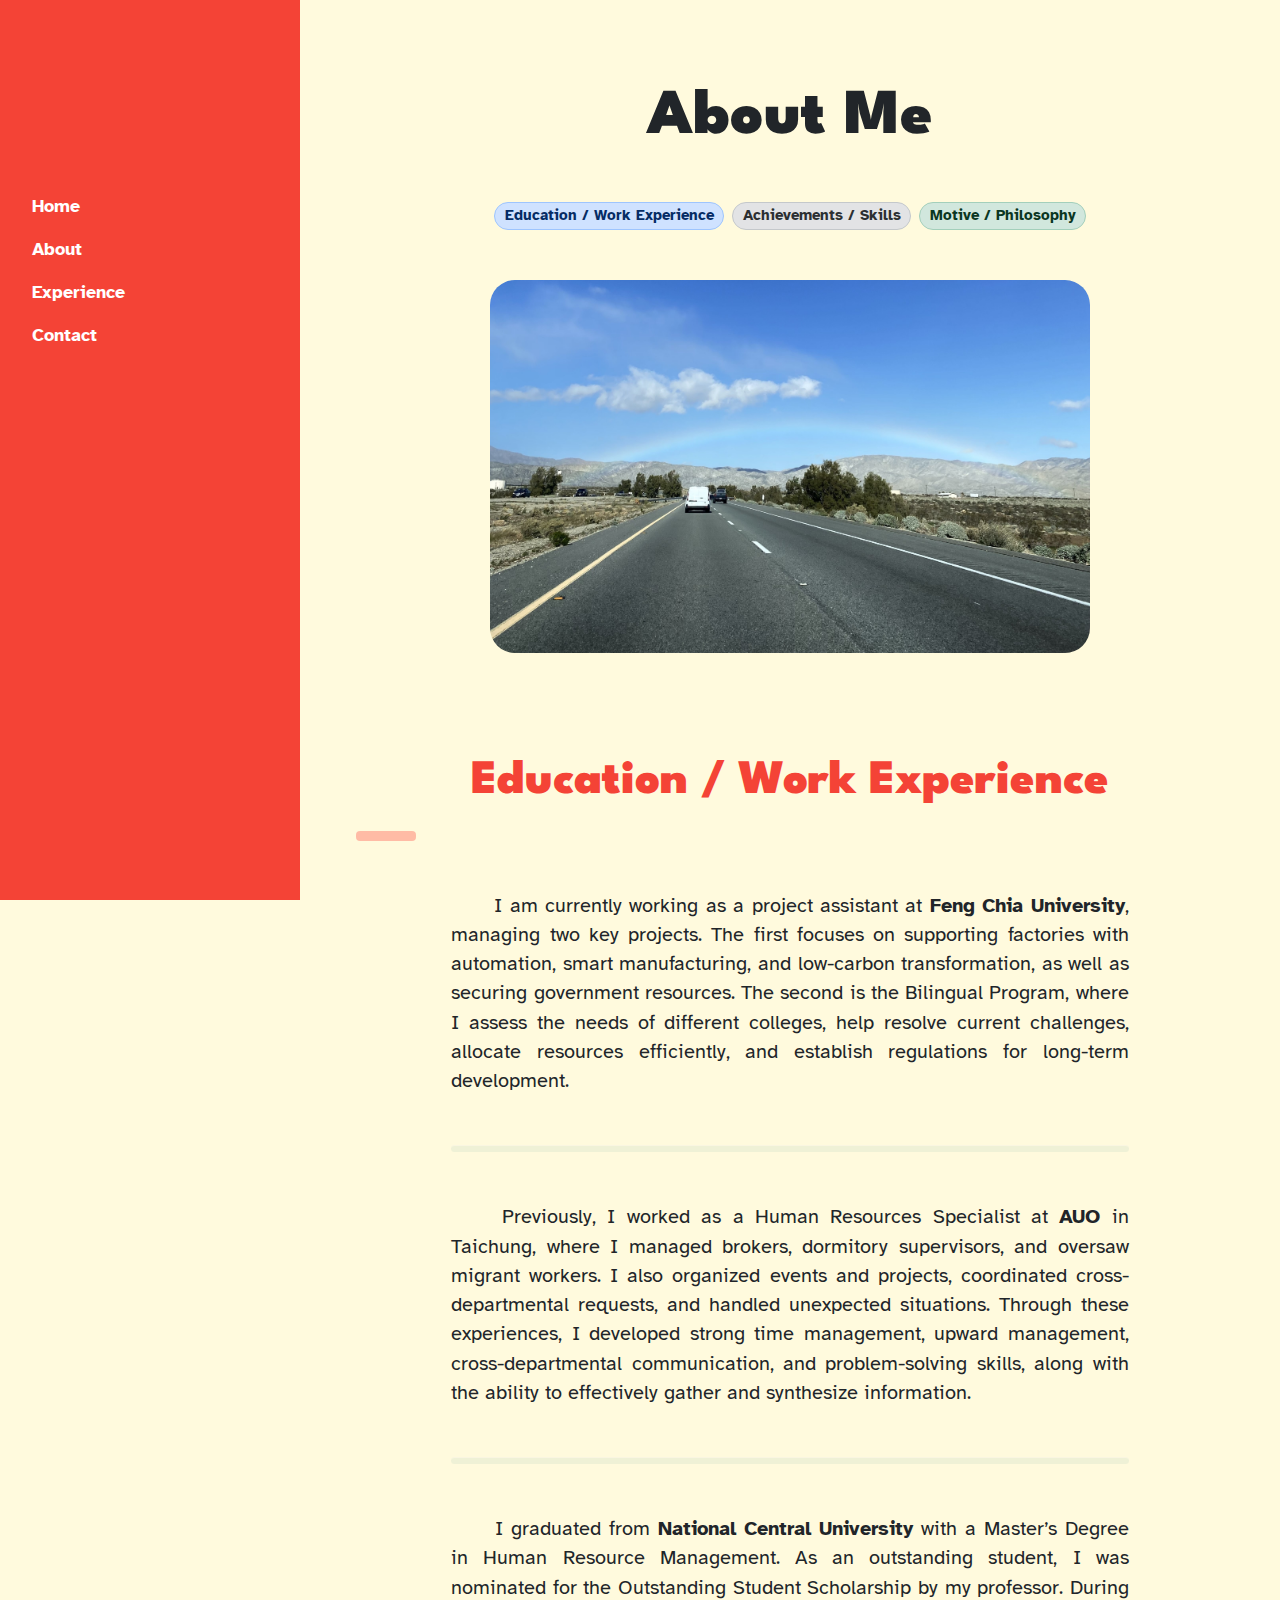
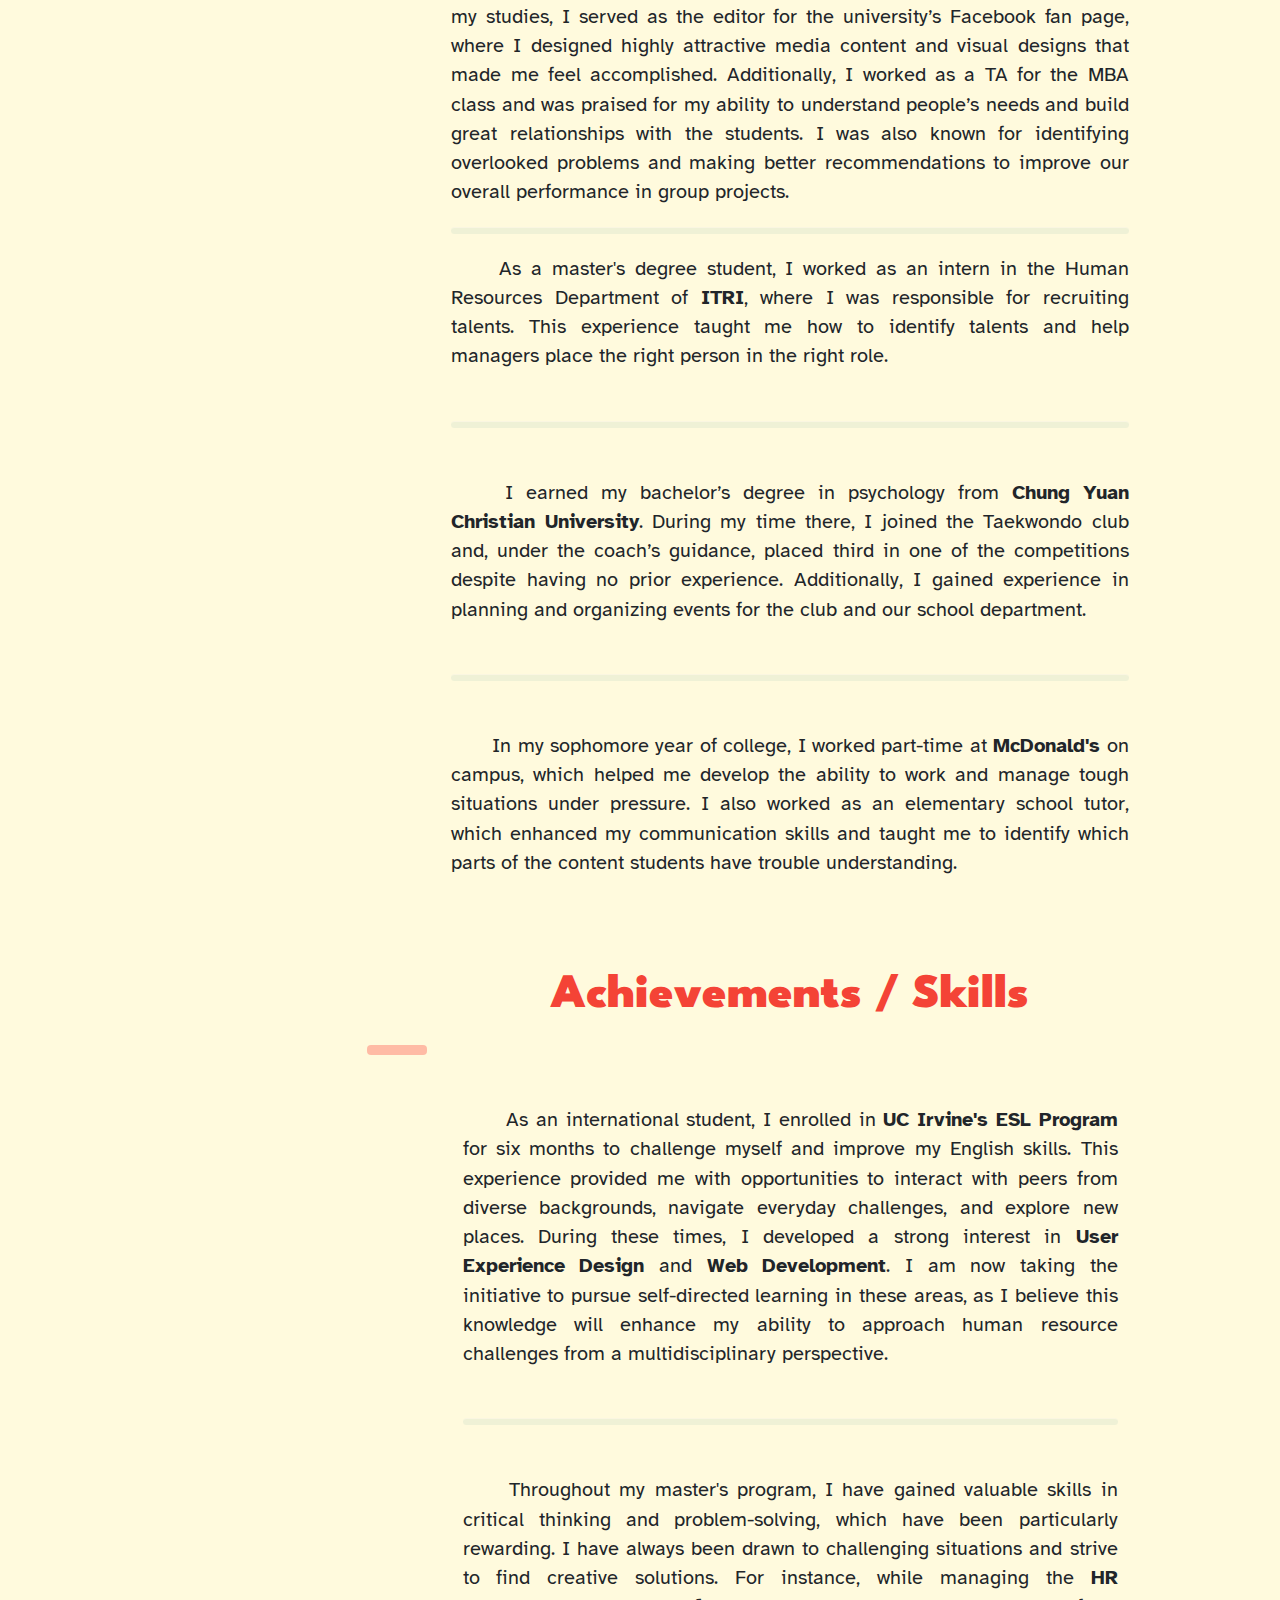
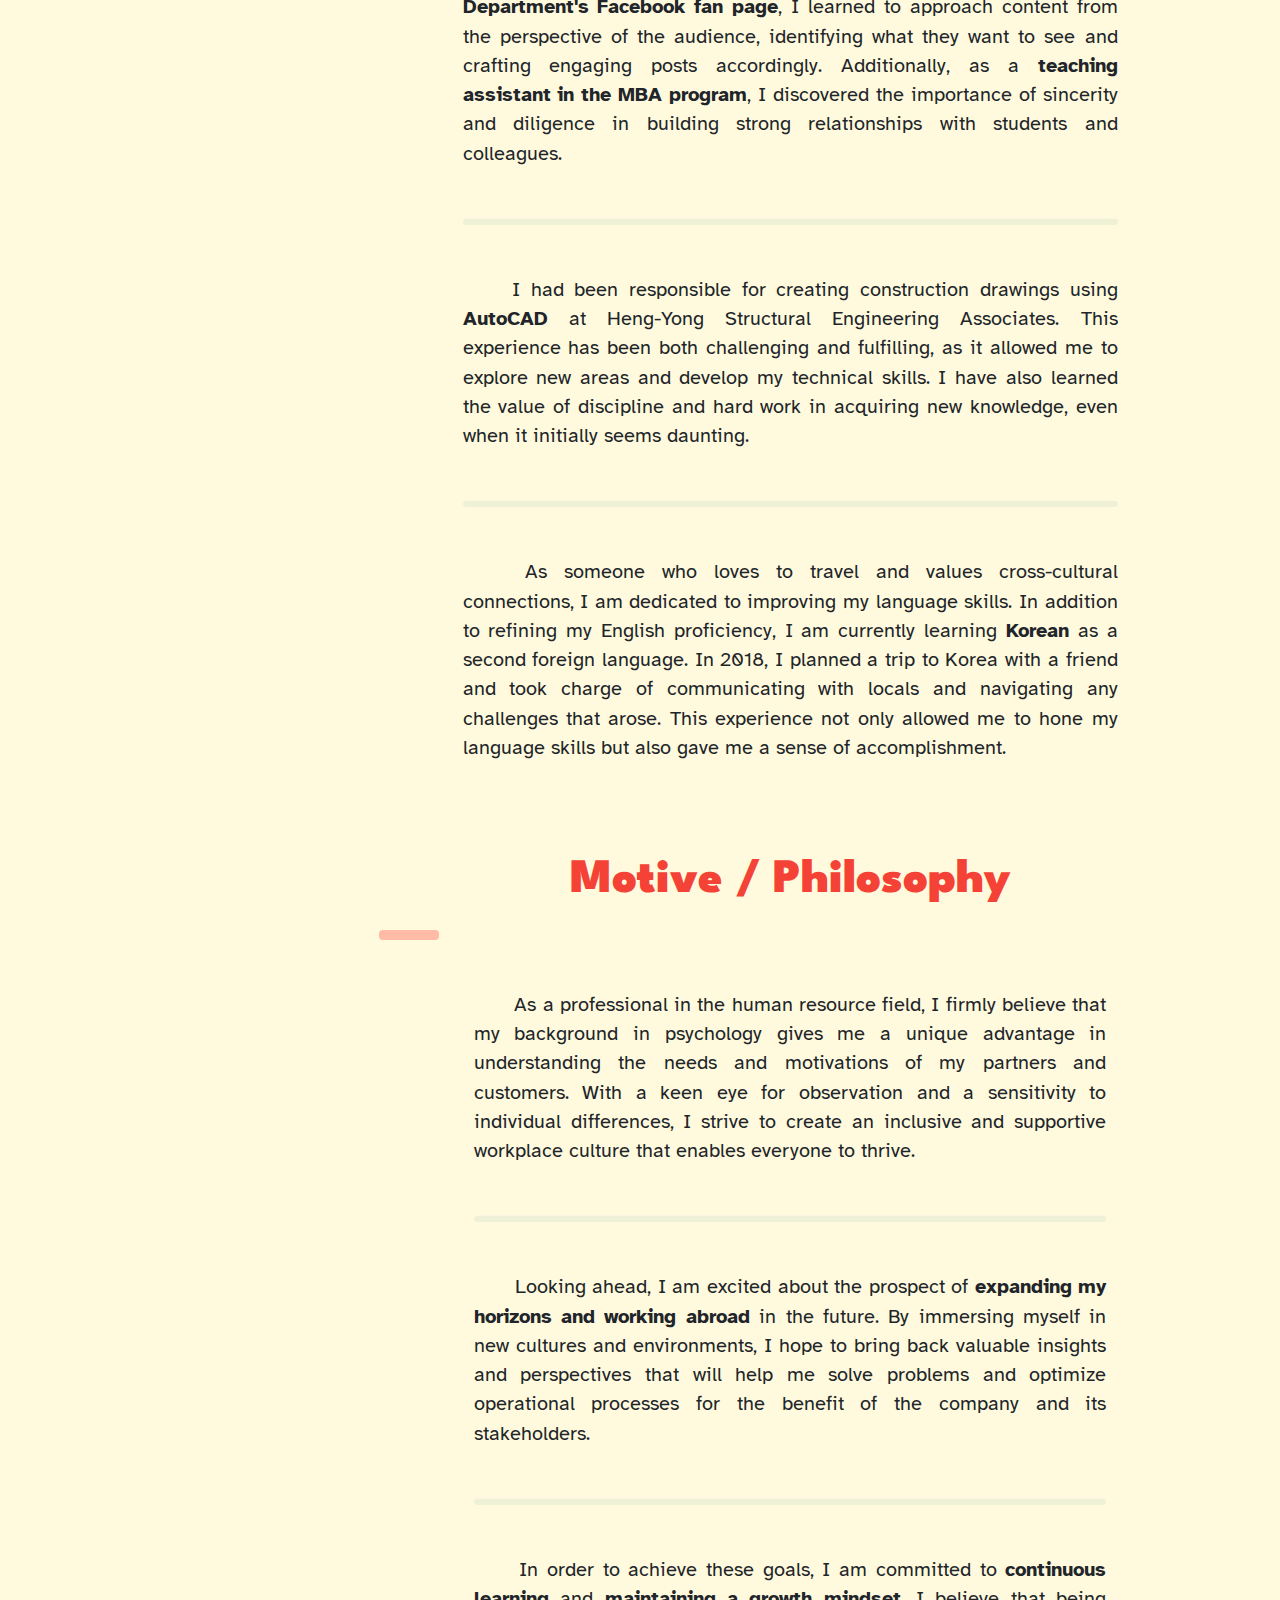
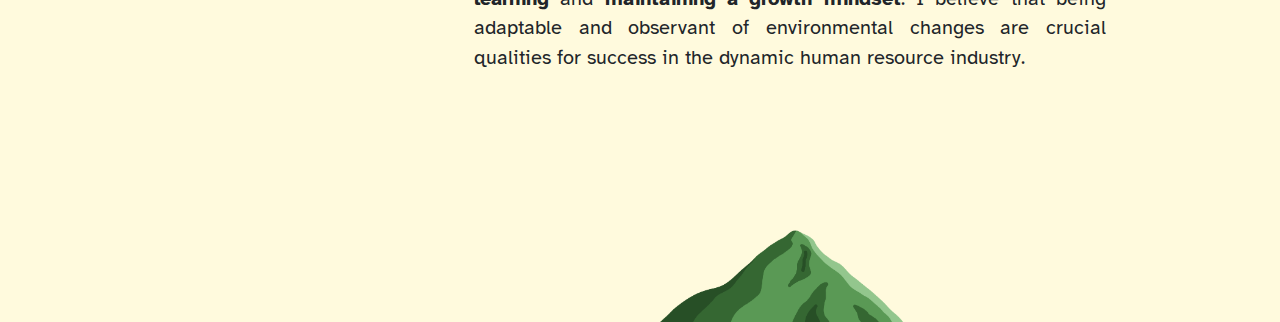
<file: about.html>
<!DOCTYPE html>
<html lang="en">
<head>
    <meta charset="UTF-8">
    <meta name="viewport" content="width=device-width, initial-scale=1.0">
    <title>About</title>

    <!--font-->
    <link rel="preconnect" href="https://fonts.googleapis.com">
    <link rel="preconnect" href="https://fonts.gstatic.com" crossorigin>
    <link href="https://fonts.googleapis.com/css2?family=League+Spartan:wght@100..900&display=swap" rel="stylesheet">
    <link href="https://fonts.googleapis.com/css2?family=Atkinson+Hyperlegible:ital,wght@0,400;0,700;1,400;1,700&display=swap" rel="stylesheet">

    <!--css-->
    <link rel="stylesheet" href="./style.css" />

    <!--bootstrap-->
    <link href="https://cdn.jsdelivr.net/npm/bootstrap@5.3.3/dist/css/bootstrap.min.css" rel="stylesheet" integrity="sha384-QWTKZyjpPEjISv5WaRU9OFeRpok6YctnYmDr5pNlyT2bRjXh0JMhjY6hW+ALEwIH" crossorigin="anonymous">
    
    <!--W3-->
    <link rel="stylesheet" href="https://www.w3schools.com/w3css/4/w3.css">

  <style>
    .badge {
      font-size: 1rem; 
    }
  </style>

</head>

<body>
<!-- Sidebar/menu -->
<nav class="w3-sidebar w3-red w3-collapse w3-top w3-large w3-padding" style="z-index:3;width:300px;font-weight:bold;" id="mySidebar"><br>
  <a href="javascript:void(0)" onclick="w3_close()" class="w3-button w3-hide-large w3-display-topleft" style="width:100%;font-size:22px">Close Menu</a>

  <div class="w3-bar-block" style="margin-top:150px">
    <a href="./index.html" onclick="w3_close()" class="w3-bar-item w3-button w3-hover-white">Home</a> 
    <a href="./about.html" onclick="w3_close()" class="w3-bar-item w3-hover-white">About</a> 
    <a href="./experience.html" onclick="w3_close()" class="w3-bar-item w3-button w3-hover-white">Experience</a> 
    <a href="./contact.html" onclick="w3_close()" class="w3-bar-item w3-button w3-hover-white">Contact</a> 

  </div>
</nav>

<!-- Top menu on small screens -->
<header class="w3-container w3-top w3-hide-large w3-red w3-xlarge w3-padding">
  <a href="javascript:void(0)" class="w3-button w3-red w3-margin-right" onclick="w3_open()">☰</a>
</header>

<!-- Overlay effect when opening sidebar on small screens -->
<div class="w3-overlay w3-hide-large" onclick="w3_close()" style="cursor:pointer" title="close side menu" id="myOverlay"></div>

<!-- !PAGE CONTENT! -->
<div class="w3-main" style="margin-left:340px;margin-right:40px">

<!-- Header -->
  <div class="w3-container" style="margin-top:80px">
    <h1 class="w3-jumbo titleMain" style="text-align:center"><b>About Me</b></h1>
  </div>
  


<!--Badges-->
  <div class="badgesContainer d-flex flex-wrap justify-content-center gap-2 pt-5" style="text-decoration: none">
    <span class="badge bg-primary-subtle border border-primary-subtle text-primary-emphasis rounded-pill"><a href="#EducationWorkExperience">Education / Work Experience</a></span>
    <span class="badge bg-secondary-subtle border border-secondary-subtle text-secondary-emphasis rounded-pill"><a href="#AchievementsSkills">Achievements / Skills</a></span>
    <span class="badge bg-success-subtle border border-success-subtle text-success-emphasis rounded-pill"><a href="#MotivePhilosophy">Motive / Philosophy</a></span>
  </div>

<!--Photo-->
    <div class="mainImg" style="display: flex; justify-content:center;">
      <img id="roadImg" src="./img/road.jpg" style="width: 600px; border-radius: 25px; margin-top: 50px;";onclick="onClick(this)">
    </div>



<!-- Education / Work Experiencen -->
  <div class="w3-container" id="EducationWorkExperience" style="margin-top:100px;">
    <h1 class="w3-xxxlarge w3-text-red redTitle" style="text-align:center"><b>Education / Work Experience</b></h1>
    <hr style="width:50px;border:5px solid red" class="w3-round">
  </div>

  <div class="container"  style="display: grid; grid-template-columns: 1fr;">
    <div class="content" id="grid-container-EducationWorkExperience" style="width:100%; justify-content: center; align-items: center; text-align: justify; padding: 30px 100px; font-size: 1.3rem;">
      <p>　　I am currently working as a project assistant at <b>Feng Chia University</b>, managing two key projects. The first focuses on supporting factories with automation, smart manufacturing, and low-carbon transformation, as well as securing government resources. The second is the Bilingual Program, where I assess the needs of different colleges, help resolve current challenges, allocate resources efficiently, and establish regulations for long-term development.</p>
      <hr style="background-color:#C1D8C3;height: 6px; border-radius: 30px; margin-top: 50px;margin-bottom: 50px;"/>
      <p>　　Previously, I worked as a Human Resources Specialist at <b>AUO</b> in Taichung, where I managed brokers, dormitory supervisors, and oversaw migrant workers. I also organized events and projects, coordinated cross-departmental requests, and handled unexpected situations. Through these experiences, I developed strong time management, upward management, cross-departmental communication, and problem-solving skills, along with the ability to effectively gather and synthesize information.</p>
      <hr style="background-color:#C1D8C3;height: 6px; border-radius: 30px; margin-top: 50px;margin-bottom: 50px;"/>
      <p>　　I graduated from <b>National Central University</b> with a Master’s Degree in Human Resource Management. As an outstanding student, I was nominated for the Outstanding Student Scholarship by my professor. During my studies, I served as the editor for the university’s Facebook fan page, where I designed highly attractive media content and visual designs that made me feel accomplished. Additionally, I worked as a TA for the MBA class and was praised for my ability to understand people’s needs and build great relationships with the students. I was also known for identifying overlooked problems and making better recommendations to improve our overall performance in group projects.</p>
      <hr style="background-color:#C1D8C3;height: 6px; border-radius: 30px;"/>
      <p>　　As a master's degree student, I worked as an intern in the Human Resources Department of <b>ITRI</b>, where I was responsible for recruiting talents. This experience taught me how to identify talents and help managers place the right person in the right role.</p>
      <hr style="background-color:#C1D8C3;height: 6px; border-radius: 30px; margin-top: 50px;margin-bottom: 50px;"/>
      <p>　　I earned my bachelor’s degree in psychology from <b>Chung Yuan Christian University</b>. During my time there, I joined the Taekwondo club and, under the coach’s guidance, placed third in one of the competitions despite having no prior experience. Additionally, I gained experience in planning and organizing events for the club and our school department.</p>
      <hr style="background-color:#C1D8C3;height: 6px; border-radius: 30px; margin-top: 50px;margin-bottom: 50px;"/>
      <p>　　In my sophomore year of college, I worked part-time at <b>McDonald's</b> on campus, which helped me develop the ability to work and manage tough situations under pressure. I also worked as an elementary school tutor, which enhanced my communication skills and taught me to identify which parts of the content students have trouble understanding.</p>
    </div>

    

<!-- Achievements / Skills -->

  <div class="w3-container" id="AchievementsSkills" style="margin-top:60px;">
    <h1 class="w3-xxxlarge w3-text-red redTitle" style="text-align:center"><b>Achievements / Skills</b></h1>
    <hr style="width:50px;border:5px solid red" class="w3-round">
  </div>

  <div class="container" id="grid-container-AchievementsSkills" style="display: grid; grid-template-columns: 1fr;">
    <div class="content" style="width: 100%; justify-content: center; align-items: center;text-align: justify; padding: 30px 100px; font-size: 1.3rem;">
      <p>　　As an international student, I enrolled in <b>UC Irvine's ESL Program</b> for six months to challenge myself and improve my English skills. This experience provided me with opportunities to interact with peers from diverse backgrounds, navigate everyday challenges, and explore new places. During these times, I developed a strong interest in <b>User Experience Design</b> and <b>Web Development</b>. I am now taking the initiative to pursue self-directed learning in these areas, as I believe this knowledge will enhance my ability to approach human resource challenges from a multidisciplinary perspective.</p>
      <hr style="background-color:#C1D8C3;height: 6px; border-radius: 30px; margin-top: 50px;margin-bottom: 50px;"/>
      <p>　　Throughout my master's program, I have gained valuable skills in critical thinking and problem-solving, which have been particularly rewarding. I have always been drawn to challenging situations and strive to find creative solutions. For instance, while managing the <b>HR Department's Facebook fan page</b>, I learned to approach content from the perspective of the audience, identifying what they want to see and crafting engaging posts accordingly. Additionally, as a <b>teaching assistant in the MBA program</b>, I discovered the importance of sincerity and diligence in building strong relationships with students and colleagues.</p>
      <hr style="background-color:#C1D8C3;height: 6px; border-radius: 30px; margin-top: 50px;margin-bottom: 50px;"/>
      <p>　　I had been responsible for creating construction drawings using <b>AutoCAD</b> at Heng-Yong Structural Engineering Associates. This experience has been both challenging and fulfilling, as it allowed me to explore new areas and develop my technical skills. I have also learned the value of discipline and hard work in acquiring new knowledge, even when it initially seems daunting.</p>
      <hr style="background-color:#C1D8C3;height: 6px; border-radius: 30px; margin-top: 50px;margin-bottom: 50px;"/>
      <p>　　As someone who loves to travel and values cross-cultural connections, I am dedicated to improving my language skills. In addition to refining my English proficiency, I am currently learning <b>Korean</b> as a second foreign language. In 2018, I planned a trip to Korea with a friend and took charge of communicating with locals and navigating any challenges that arose. This experience not only allowed me to hone my language skills but also gave me a sense of accomplishment.</p>
    </div>


<!-- Motive / Philosophy -->

  <div class="w3-container" id="MotivePhilosophy" style="margin-top:60px;">
    <h1 class="w3-xxxlarge w3-text-red redTitle" style="text-align:center"><b>Motive / Philosophy</b></h1>
    <hr style="width:50px;border:5px solid red" class="w3-round">
  </div>

  <div class="container" id="grid-container-MotivePhilosophy" style="display: grid; grid-template-columns: 1fr;">
    <div class="content" style="width: 100%; justify-content: center; align-items: center;text-align: justify; padding: 30px 100px; font-size: 1.3rem; margin-bottom: 70px;">
      <p>　　As a professional in the human resource field, I firmly believe that my background in psychology gives me a unique advantage in understanding the needs and motivations of my partners and customers. With a keen eye for observation and a sensitivity to individual differences, I strive to create an inclusive and supportive workplace culture that enables everyone to thrive.</p>
      <hr style="background-color:#C1D8C3;height: 6px; border-radius: 30px; margin-top: 50px;margin-bottom: 50px;"/>
      <p>　　Looking ahead, I am excited about the prospect of <b>expanding my horizons and working abroad</b> in the future. By immersing myself in new cultures and environments, I hope to bring back valuable insights and perspectives that will help me solve problems and optimize operational processes for the benefit of the company and its stakeholders.</p>
      <hr style="background-color:#C1D8C3;height: 6px; border-radius: 30px; margin-top: 50px;margin-bottom: 50px;"/>
      <p>　　In order to achieve these goals, I am committed to <b>continuous learning</b> and <b>maintaining a growth mindset</b>. I believe that being adaptable and observant of environmental changes are crucial qualities for success in the dynamic human resource industry.</p>
    </div>

  <div style="display: flex; justify-content: center;">
      <img src="./img/2.png" style="height: 150px;">
  </div>
<script>
// Script to open and close sidebar
function w3_open() {
  document.getElementById("mySidebar").style.display = "block";
  document.getElementById("myOverlay").style.display = "block";
}
 
function w3_close() {
  document.getElementById("mySidebar").style.display = "none";
  document.getElementById("myOverlay").style.display = "none";
}

// Modal Image Gallery
function onClick(element) {
  document.getElementById("img01").src = element.src;
  document.getElementById("modal01").style.display = "block";
  var captionText = document.getElementById("caption");
  captionText.innerHTML = element.alt;
}
</script>
    
</body>
</html>
</file>
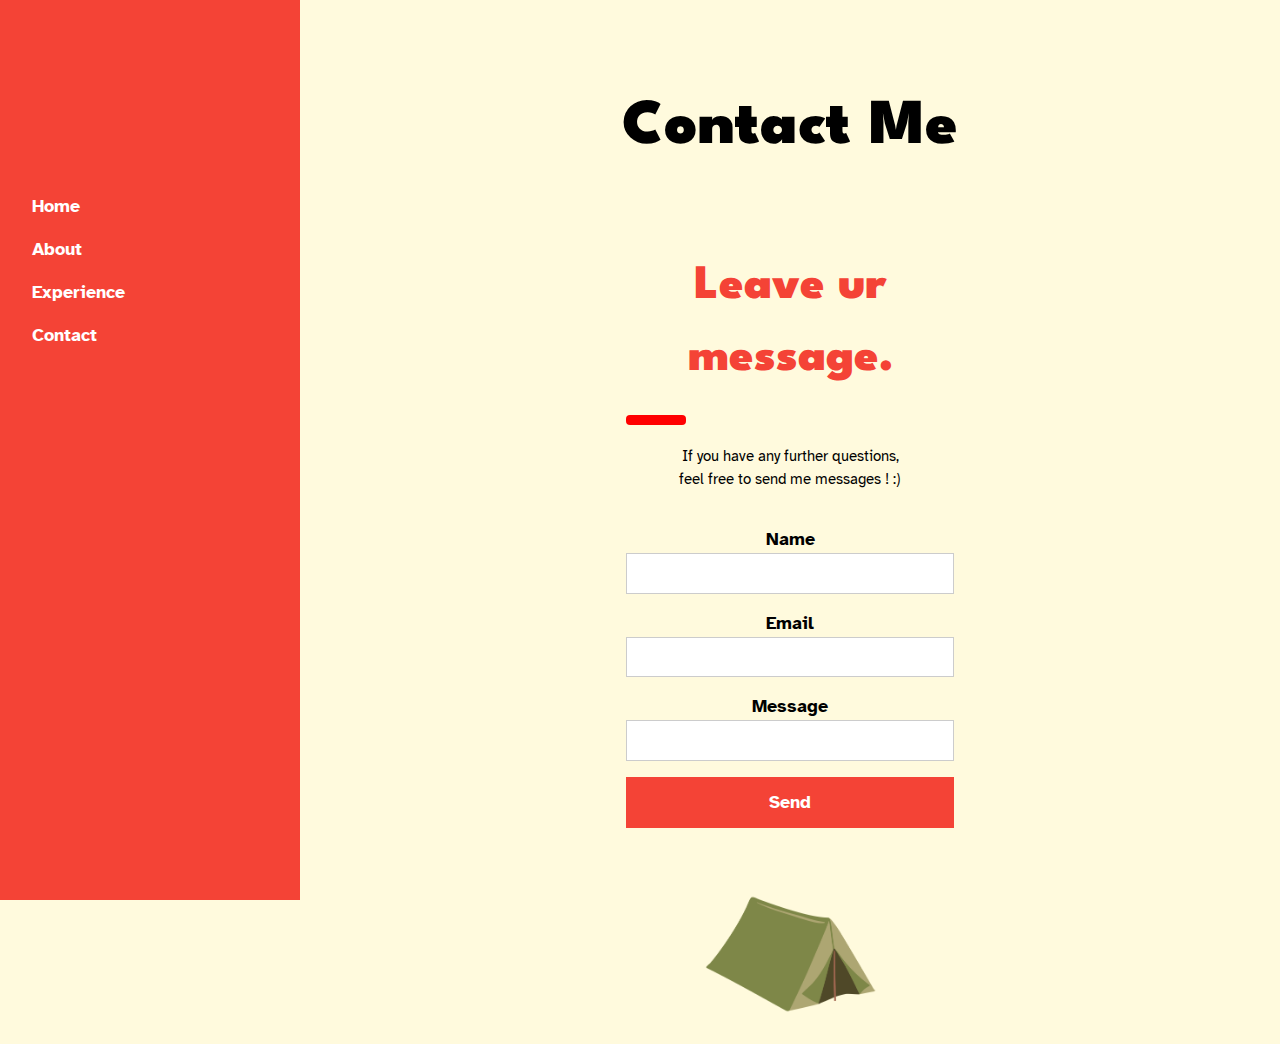
<file: contact.html>
<!DOCTYPE html>
<html lang="en">
<head>
    <meta charset="UTF-8">
    <meta name="viewport" content="width=device-width, initial-scale=1.0">
    <title>About</title>

    <!--font-->
    <link rel="preconnect" href="https://fonts.googleapis.com">
    <link rel="preconnect" href="https://fonts.gstatic.com" crossorigin>
    <link href="https://fonts.googleapis.com/css2?family=League+Spartan:wght@100..900&display=swap" rel="stylesheet">
    <link href="https://fonts.googleapis.com/css2?family=Atkinson+Hyperlegible:ital,wght@0,400;0,700;1,400;1,700&display=swap" rel="stylesheet">

    <!--css-->
    <link rel="stylesheet" href="./style.css" />

    <!--W3-->
    <link rel="stylesheet" href="https://www.w3schools.com/w3css/4/w3.css">


</head>
<body>
  <!-- Sidebar/menu -->
<nav class="w3-sidebar w3-red w3-collapse w3-top w3-large w3-padding" style="z-index:3;width:300px;font-weight:bold;" id="mySidebar"><br>
  <a href="javascript:void(0)" onclick="w3_close()" class="w3-button w3-hide-large w3-display-topleft" style="width:100%;font-size:22px">Close Menu</a>

  <div class="w3-bar-block" style="margin-top:150px">
    <a href="./index.html" onclick="w3_close()" class="w3-bar-item w3-button w3-hover-white">Home</a> 
    <a href="./about.html" onclick="w3_close()" class="w3-bar-item w3-button w3-hover-white">About</a> 
    <a href="./experience.html" onclick="w3_close()" class="w3-bar-item w3-button w3-hover-white">Experience</a> 
    <a href="./contact.html" onclick="w3_close()" class="w3-bar-item w3-hover-white">Contact</a> 

  </div>
</nav>

<!-- Top menu on small screens -->
<header class="w3-container w3-top w3-hide-large w3-red w3-xlarge w3-padding">
  <a href="javascript:void(0)" class="w3-button w3-red w3-margin-right" onclick="w3_open()">☰</a>
</header>

<!-- Overlay effect when opening sidebar on small screens -->
<div class="w3-overlay w3-hide-large" onclick="w3_close()" style="cursor:pointer" title="close side menu" id="myOverlay"></div>

<!-- !PAGE CONTENT! -->
<div class="w3-main" style="margin-left:340px;margin-right:40px">

  <!-- Header -->
  <div class="w3-container" style="margin-top:80px" id="showcase">
    <h1 class="w3-jumbo"><b>Contact Me</b></h1>

  </div>
  
 

  <!-- Contact -->
<div style="display: flex;justify-content: center;">
  <div class="w3-container" id="contact" style="margin-top:75px; width: 40%;">
    <h1 class="w3-xxxlarge w3-text-red"><b>Leave ur message.</b></h1>
    <hr style="width:50px;border:5px solid red" class="w3-round">
    <p style="padding-bottom: 20px;">If you have any further questions,<br />feel free to send me messages ! :)</p>
    <form action="/action_page.php" target="_blank">
      <div class="w3-section">
        <label style="font-size: large;font-weight: 600;">Name</label>
        <input class="w3-input w3-border" type="text" name="Name" required>
      </div>
      <div class="w3-section">
        <label style="font-size: large;font-weight: 600;">Email</label>
        <input class="w3-input w3-border" type="text" name="Email" required>
      </div>
      <div class="w3-section">
        <label style="font-size: large;font-weight: 600;">Message</label>
        <input class="w3-input w3-border" type="text" name="Message" required>
      </div>
      <button type="submit" class="w3-button w3-block w3-padding-large w3-red w3-margin-bottom" style="font-size: large;font-weight: 600;">Send</button>
    </form>  
  </div>
</div>


  <div style="display: flex; justify-content: center; margin-top: 50px;">
      <img src="./img/3.png" style="height: 120px; margin-bottom: 30px;">
  </div>

<script>
// Script to open and close sidebar
function w3_open() {
  document.getElementById("mySidebar").style.display = "block";
  document.getElementById("myOverlay").style.display = "block";
}
 
function w3_close() {
  document.getElementById("mySidebar").style.display = "none";
  document.getElementById("myOverlay").style.display = "none";
}

// Modal Image Gallery
function onClick(element) {
  document.getElementById("img01").src = element.src;
  document.getElementById("modal01").style.display = "block";
  var captionText = document.getElementById("caption");
  captionText.innerHTML = element.alt;
}
</script>

    
</body>
</html>
</file>
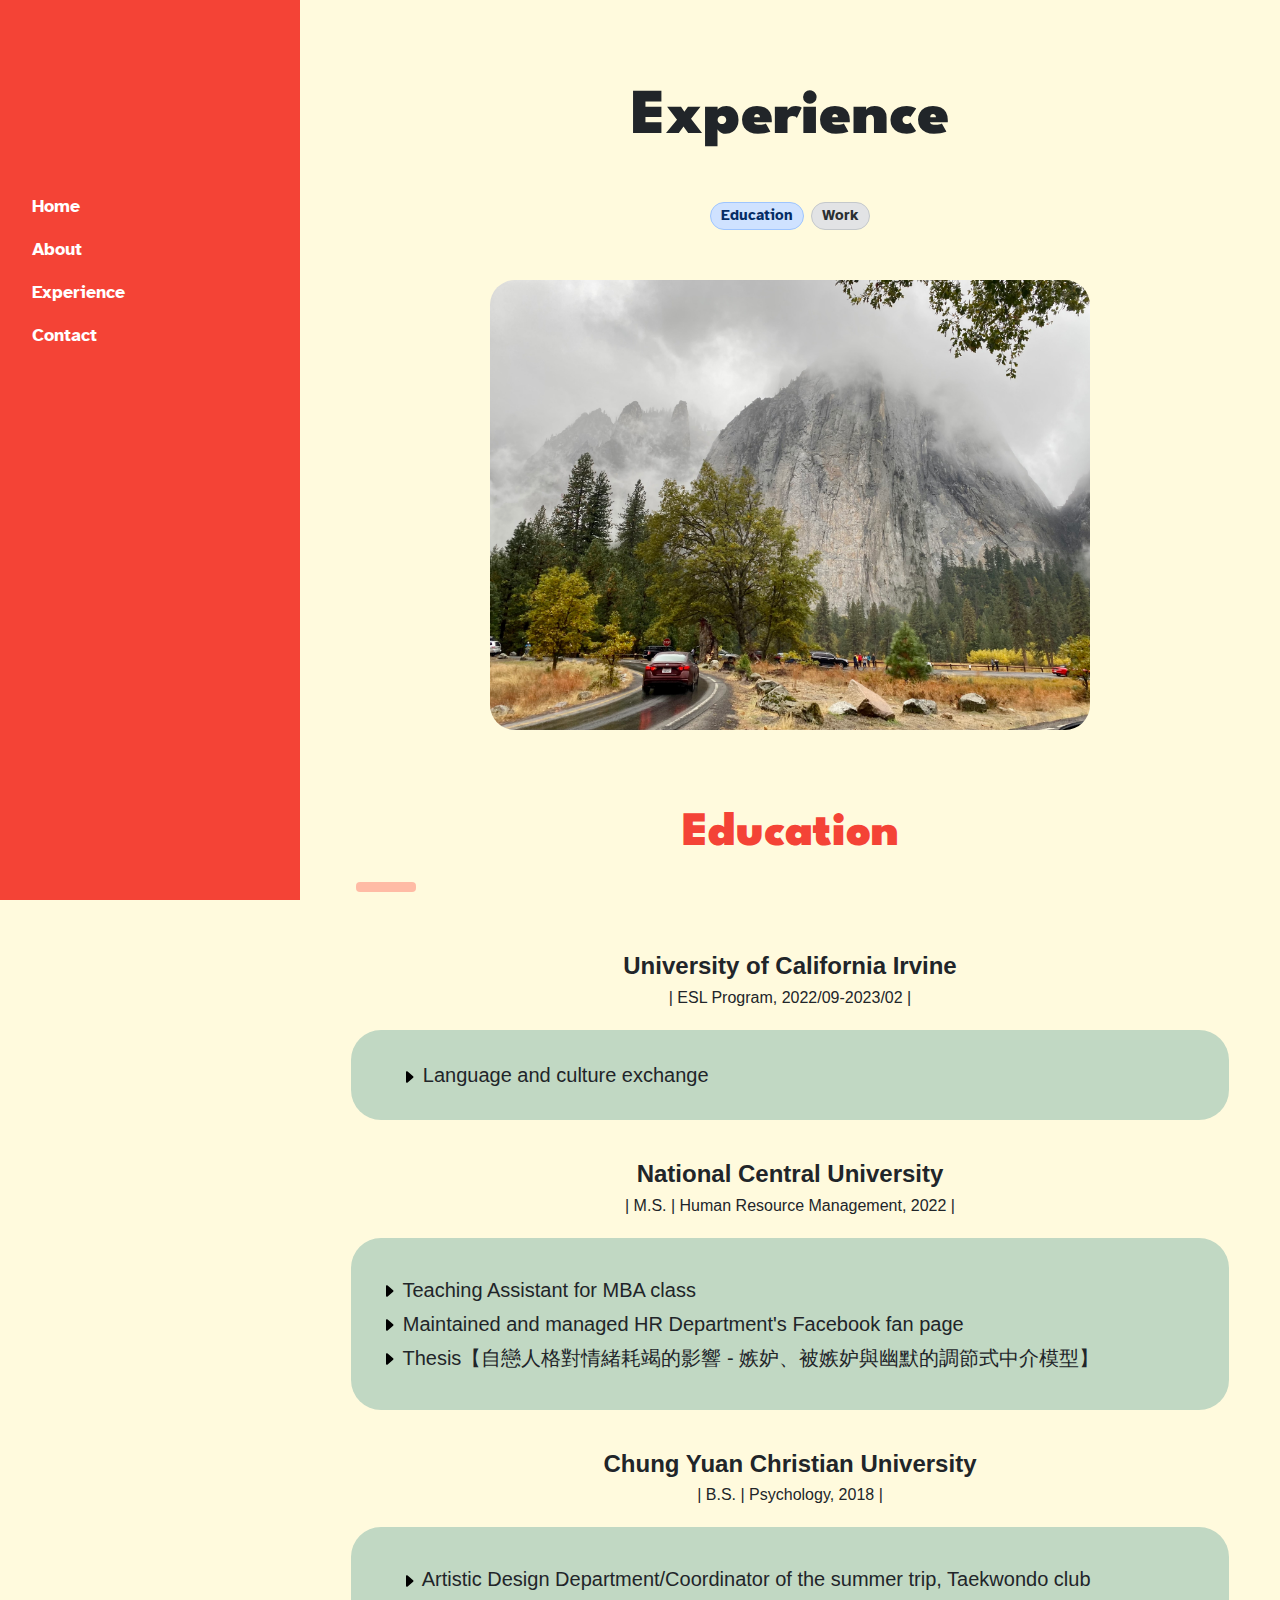
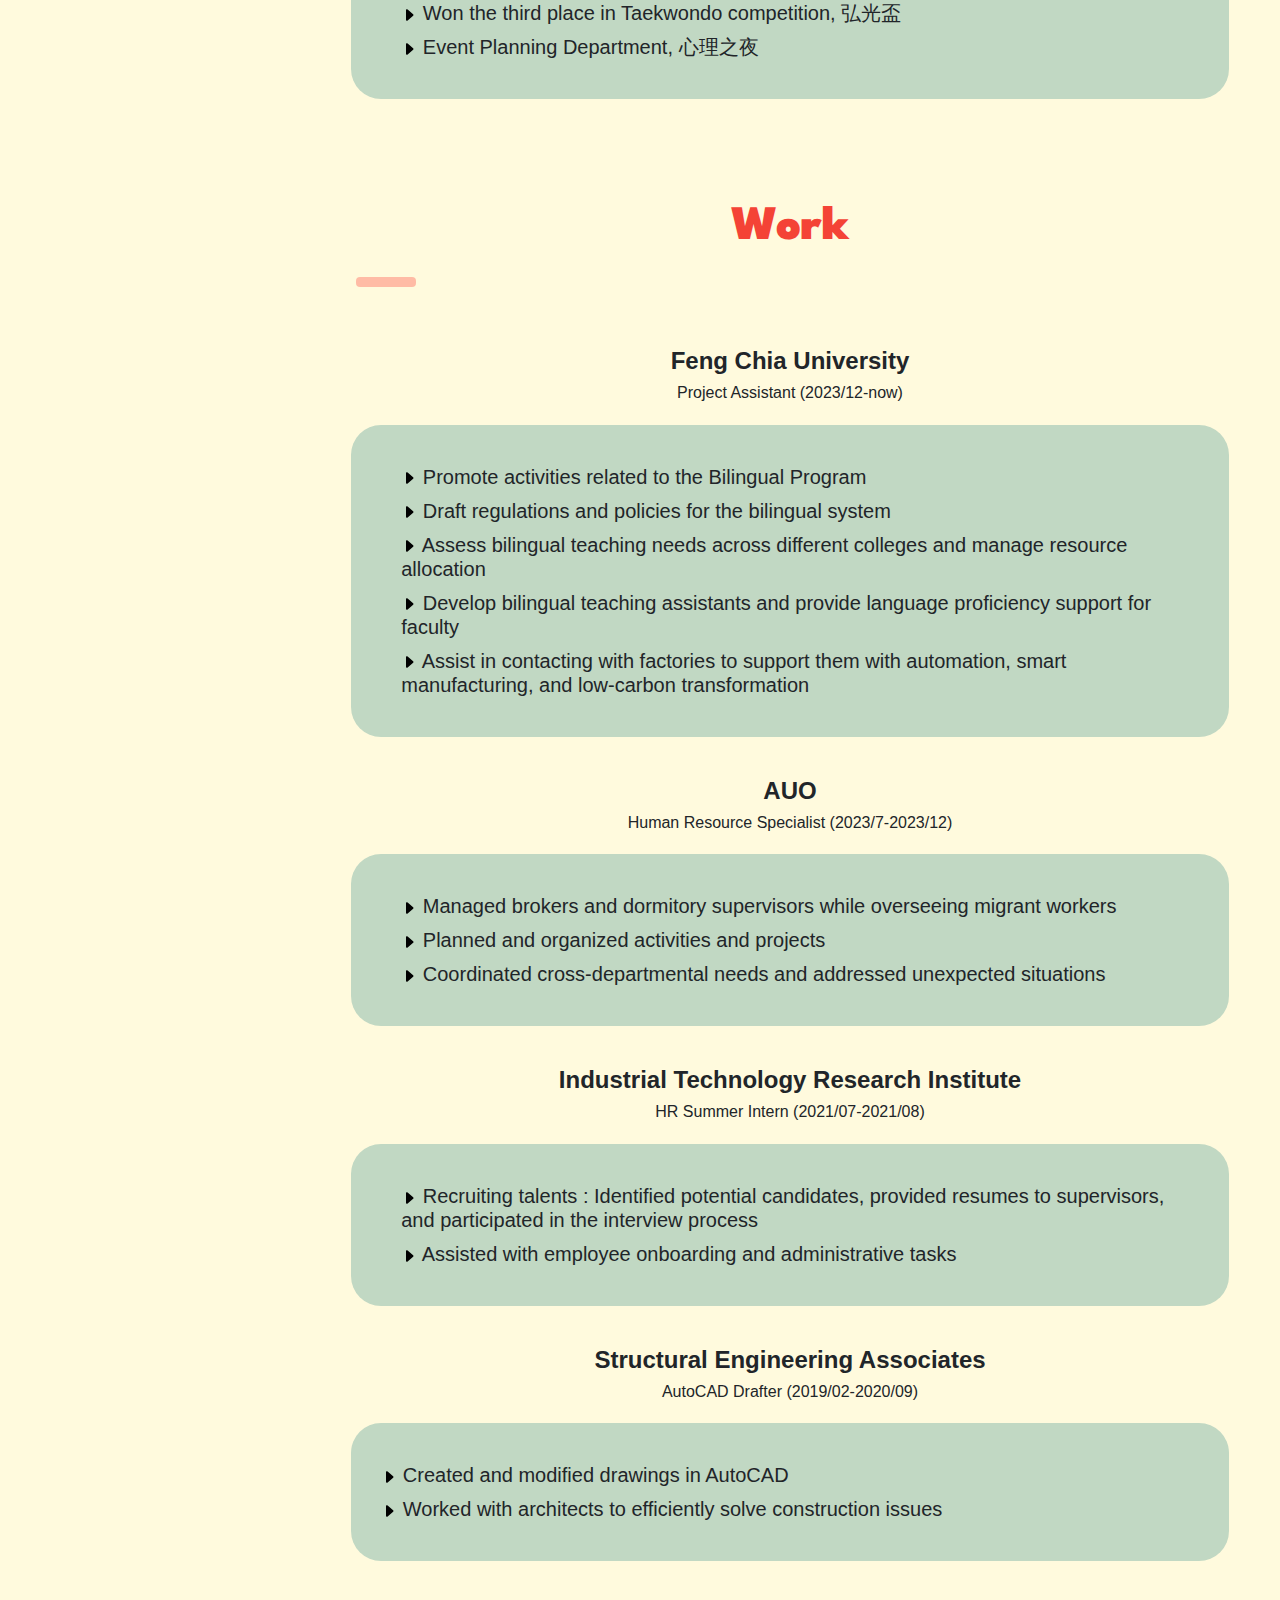
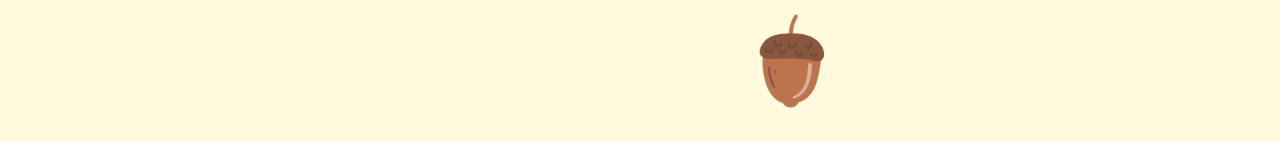
<file: experience.html>
<!DOCTYPE html>
<html lang="en">
<head>
    <meta charset="UTF-8">
    <meta name="viewport" content="width=device-width, initial-scale=1.0">
    <title>Experience</title>

    <!--font-->
    <link rel="preconnect" href="https://fonts.googleapis.com">
    <link rel="preconnect" href="https://fonts.gstatic.com" crossorigin>
    <link href="https://fonts.googleapis.com/css2?family=League+Spartan:wght@100..900&display=swap" rel="stylesheet">
    <link href="https://fonts.googleapis.com/css2?family=Atkinson+Hyperlegible:ital,wght@0,400;0,700;1,400;1,700&display=swap" rel="stylesheet">

    <!--css-->
    <link rel="stylesheet" href="./style.css" />

    <!--bootstrap-->
    <link href="https://cdn.jsdelivr.net/npm/bootstrap@5.3.3/dist/css/bootstrap.min.css" rel="stylesheet" integrity="sha384-QWTKZyjpPEjISv5WaRU9OFeRpok6YctnYmDr5pNlyT2bRjXh0JMhjY6hW+ALEwIH" crossorigin="anonymous">
    
    <!--W3-->
    <link rel="stylesheet" href="https://www.w3schools.com/w3css/4/w3.css">

  <style>
    .badge {
      font-size: 1rem; 
    }
  </style>

</head>
<body>
<!-- Sidebar/menu -->
<nav class="w3-sidebar w3-red w3-collapse w3-top w3-large w3-padding" style="z-index:3;width:300px;font-weight:bold;" id="mySidebar"><br>
  <a href="javascript:void(0)" onclick="w3_close()" class="w3-button w3-hide-large w3-display-topleft" style="width:100%;font-size:22px">Close Menu</a>

  <div class="w3-bar-block" style="margin-top:150px">
    <a href="./index.html" onclick="w3_close()" class="w3-bar-item w3-button w3-hover-white">Home</a> 
    <a href="./about.html" onclick="w3_close()" class="w3-bar-item w3-button w3-hover-white">About</a> 
    <a href="./experience.html" onclick="w3_close()" class="w3-bar-item w3-hover-white">Experience</a> 
    <a href="./contact.html" onclick="w3_close()" class="w3-bar-item w3-button w3-hover-white">Contact</a> 

  </div>
</nav>

<!-- Top menu on small screens -->
<header class="w3-container w3-top w3-hide-large w3-red w3-xlarge w3-padding">
  <a href="javascript:void(0)" class="w3-button w3-red w3-margin-right" onclick="w3_open()">☰</a>
</header>

<!-- Overlay effect when opening sidebar on small screens -->
<div class="w3-overlay w3-hide-large" onclick="w3_close()" style="cursor:pointer" title="close side menu" id="myOverlay"></div>

<!-- !PAGE CONTENT! -->
<div class="w3-main" style="margin-left:340px;margin-right:40px">

<!-- Header -->
  <div class="w3-container" style="margin-top:80px" >
    <h1 class="w3-jumbo" style="text-align:center"><b>Experience</b></h1>
  </div>

<!--Badges-->
  <div class="d-flex flex-wrap gap-2 justify-content-center pt-5 ">
    <span class="badge bg-primary-subtle border border-primary-subtle text-primary-emphasis rounded-pill"><a href="#Education">Education</a></span>
    <span class="badge bg-secondary-subtle border border-secondary-subtle text-secondary-emphasis rounded-pill"><a href="#Work">Work</a></span>
  </div>
  
<!--Photo-->
  <div class="mainImg" style="display: flex; justify-content:center ;">
      <img id="mtnImg" src="./img/mountain.jpg" style="width: 600px; border-radius: 25px; margin-top: 50px;";onclick="onClick(this)" alt="Concrete meets bricks">
  </div>




<!-- Education -->
  <div class="w3-container" id="Education" style="margin-top:75px;">
    <h1 class="w3-xxxlarge w3-text-red" style="text-align:center"><b>Education</b></h1>
    <hr style="width:50px;border:5px solid red" class="w3-round">
  </div>

  <div class="container" id="grid-container-work" style="display: grid; grid-template-columns: 1fr;">
    <div style="display: flex;justify-content: center; align-items: center; text-align: center;padding: 30px 0 10px 0; ">
      <h3><b>University of California Irvine</b><br /><span style="font-size: medium; font-weight:500 ">| ESL Program, 2022/09-2023/02 |</span></h3>
    </div>
    <div style="height: 10vh; display: flex; align-items: center; background-color:#C1D8C3; padding-left: 50px; padding-right: 50px; border-radius:30px">
      <h4><img src="./img/caret-right-fill.svg"/> Language and culture exchange </h4>
    </div>

    <div style="display: flex;justify-content: center; align-items: center; text-align: center; padding: 30px 0 10px 0;">
      <h3><b>National Central University</b><br /><span style="font-size: medium; font-weight:500">| M.S. | Human Resource Management, 2022 |</span></h3>
    </div>
    <div style="display:flex-wrap ; align-content: center; padding: 30px; background-color:#C1D8C3; padding-left: 30px 50px; border-radius:30px">
      <h4><img src="./img/caret-right-fill.svg"/> Teaching Assistant for MBA class</h4>
      <h4><img src="./img/caret-right-fill.svg"/> Maintained and managed HR Department's Facebook fan page</h4>
      <h4><img src="./img/caret-right-fill.svg"/> Thesis【自戀人格對情緒耗竭的影響 - 嫉妒、被嫉妒與幽默的調節式中介模型】</h4>
    </div>

    <div style="display: flex; justify-content: center;align-items: center; text-align: center;padding: 30px 0 10px 0;">
      <h3><b>Chung Yuan Christian University</b><br /><span style="font-size: medium; font-weight:500">| B.S. | Psychology, 2018 |</span></h3>
    </div>
    <div style="display:flex-wrap; align-content: center; padding: 30px; ;background-color:#C1D8C3; padding-left: 50px; padding-right: 50px;border-radius:30px">
      <h4><img src="./img/caret-right-fill.svg"/> Artistic Design Department/Coordinator of the summer trip, Taekwondo club</h4>
      <h4><img src="./img/caret-right-fill.svg"/> Won the third place in Taekwondo competition, 弘光盃</h4>
      <h4><img src="./img/caret-right-fill.svg"/> Event Planning Department, ⼼理之夜</h4>
    </div>
  </div>




<!-- Work -->

  <div class="w3-container" id="Work" style="margin-top:100px;">
    <h1 class="w3-xxxlarge w3-text-red" style="text-align:center"><b>Work</b></h1>
    <hr style="width:50px;border:5px solid red" class="w3-round">
  </div>

  <div class="container" id="grid-container-work" style="display: grid; grid-template-columns: 1fr;">
    <div style="display: flex; justify-content: center; align-items: center;text-align: center; padding: 30px 0 10px 0;">
      <h3><b>Feng Chia University</b><br /><span style="font-size: medium; font-weight:500 "> Project Assistant (2023/12-now) </span></h3>
    </div>
    <div style="display:flex-wrap; align-content: center; padding: 30px ;background-color:#C1D8C3; border-radius:30px; padding-left: 50px; padding-right: 50px">
      <h4><img src="./img/caret-right-fill.svg"/> Promote activities related to the Bilingual Program</h4>
      <h4><img src="./img/caret-right-fill.svg"/> Draft regulations and policies for the bilingual system</h4>
      <h4><img src="./img/caret-right-fill.svg"/> Assess bilingual teaching needs across different colleges and manage resource allocation</h4>
      <h4><img src="./img/caret-right-fill.svg"/> Develop bilingual teaching assistants and provide language proficiency support for faculty</h4>
      <h4><img src="./img/caret-right-fill.svg"/> Assist in contacting with factories to support them with automation, smart manufacturing, and low-carbon transformation</h4>
    </div>

    <div style="display: flex ;justify-content: center;align-items: center; text-align: center; padding: 30px 0 10px 0;">
      <h3><b>AUO</b><br /><span style="font-size: medium; font-weight:500">Human Resource Specialist (2023/7-2023/12)</span></h3>
    </div>
    <div style="display:flex-wrap; align-content: center; padding: 30px; background-color:#C1D8C3; padding-left: 50px; padding-right: 50px; border-radius:30px">
      <h4><img src="./img/caret-right-fill.svg"/> Managed brokers and dormitory supervisors while overseeing migrant workers</h4>
      <h4><img src="./img/caret-right-fill.svg"/> Planned and organized activities and projects</h4>
      <h4><img src="./img/caret-right-fill.svg"/> Coordinated cross-departmental needs and addressed unexpected situations</h4>
    </div>

    <div style="display: flex; justify-content: center; align-items: center; text-align: center; padding: 30px 0 10px 0;">
      <h3><b>Industrial Technology Research Institute</b><br /><span style="font-size: medium; font-weight:500">HR Summer Intern (2021/07-2021/08)</span></h3>
    </div>
    <div style="display:flex-wrap; align-content: center; padding: 30px ;background-color:#C1D8C3; padding-left: 50px; padding-right: 50px;border-radius:30px">
      <h4><img src="./img/caret-right-fill.svg"/> Recruiting talents : Identified potential candidates, provided resumes to supervisors, and participated in the interview process</h4>
      <h4><img src="./img/caret-right-fill.svg"/> Assisted with employee onboarding and administrative tasks</h4>
    </div>

    <div style="display: flex; justify-content: center; align-items: center; text-align: center; padding: 30px 0 10px 0;">
      <h3><b>Structural Engineering Associates</b><br /><span style="font-size: medium; font-weight:500">AutoCAD Drafter (2019/02-2020/09)</span></h3>
    </div>
    <div style="display:flex-wrap; align-content: center; padding: 30px ;padding-left: 50px; padding-right: 50px; background-color:#C1D8C3; padding-left: 30px;border-radius:30px; margin-bottom: 50px;">
      <h4><img src="./img/caret-right-fill.svg"/> Created and modified drawings in AutoCAD</h4>
      <h4><img src="./img/caret-right-fill.svg"/> Worked with architects to efficiently solve construction issues</h4>
    </div>

  <div style="display: flex; justify-content: center;">
      <img src="./img/1.png" style="height: 100px; margin-bottom: 30px;">
  </div>

<script>
// Script to open and close sidebar
function w3_open() {
  document.getElementById("mySidebar").style.display = "block";
  document.getElementById("myOverlay").style.display = "block";
}
 
function w3_close() {
  document.getElementById("mySidebar").style.display = "none";
  document.getElementById("myOverlay").style.display = "none";
}

// Modal Image Gallery
function onClick(element) {
  document.getElementById("img01").src = element.src;
  document.getElementById("modal01").style.display = "block";
  var captionText = document.getElementById("caption");
  captionText.innerHTML = element.alt;
}
</script>
    
</body>
</html>
</file>
<file: style.css>
body {

    background-color: #FFFADD !important;
    font-family: "Atkinson Hyperlegible", system-ui !important;
    text-align: center;
}

p {
    margin: 0 !important;
}

h1 {
    font-family: "League Spartan", system-ui !important;
    font-weight: 700 !important;
    margin: 0 !important;
}

.grid-container {
    display: grid;
    height: 60vh;
    grid-template-columns: 1fr 0.5fr 0.5fr 1fr;
    grid-template-rows: 100px 100px 100px 100px 100px;
    margin-top: 70px;
    margin-left: 150px;
    margin-right: 150px;
    position: relative;
} 

#circleImg {
    width:500px;
    position: absolute;
    top:150px;

}

#arrowImg {
    width: 200px;
    position: absolute;
    top: 250px;
    right: 150px;
}

.item {
    display: flex;
    justify-content: center;
    align-items: center;
    padding: 20px;
}

#name {
    grid-row-start: 3;  
    padding-left: 50px;
}



.item-photo {
    padding: 0px 20px;
    grid-column-start: 2;
    grid-column-end: 4;
    grid-row-start: 2;
    grid-row-end: 4;
}

#intro {
    grid-column-start: 4;
    grid-row-start: 2;
}


.dropdown {
    background-color:#C1D8C3;
    color: white;
    border-radius: 20px;
}

.btn.dropdown-toggle {
    font-size: 1.4rem;
    padding-bottom: 0;
}


a { text-decoration:underline !important} ;
a:hover { text-decoration:none !important}

@media (max-width:1400px) {
    #circleImg {
        width:350px;
        position: absolute;
        top:180px;
        left: -25px;
    }

    #arrowImg {
        width: 100px;
        position: absolute;
        top: 250px;
        right: 100px;
    }

}



@media (max-width:1200px) {
    .mainImg {
        padding: 30px 40px !important;
    }
    #roadImg {
        width: 400px;
    }

    
    .content {
        padding: 30px 40px !important;
    }

    #circleImg {
        height: 200px;
        width:250px;
        position: absolute;
        top:150px;
        left: -10px;
    }

    #arrowImg {
        width: 100px;
        position: absolute;
        top: 250px;
        right: 100px;
    }
    #contact {
        width: 50% !important;
    }

}

@media (max-width:765px) {
    .content {
        padding: 30px 40px !important;
    }

    #name {
        position: absolute;
        width: 100px;
        bottom:100px;
        right:400px
    }
    #intro {
        position: absolute;
        top: -80px;
        left: 85px;
    }   

    #circleImg {
        display: none;
        height: 260px;
        width:220px;
        position: absolute;
        top:120px;
        left:-130px;
    }

    #arrowImg {
        width: 100px;
        position: absolute;
        top: 250px;
        left: 400px;
    }

    #contact {
        width: 60% !important;
    }

}

@media (max-width:576px) {
    .content {
        padding: 30px 40px !important;
    }
    #name {
        display: none;
    }
    #intro {
        display: none;
    }
    #circleImg {
        display: none;
    }
    #arrowImg {
         display: none;
    }
    #footerContact {
        display: none;
    }
    #header {
        margin-bottom:0 !important;
        padding-bottom:0 !important;
    }
    #contact {
        width: 70% !important;
    }
}



a { 
    text-decoration:none !important
} 
a:hover {
    text-decoration:underline !important
}
</file>
